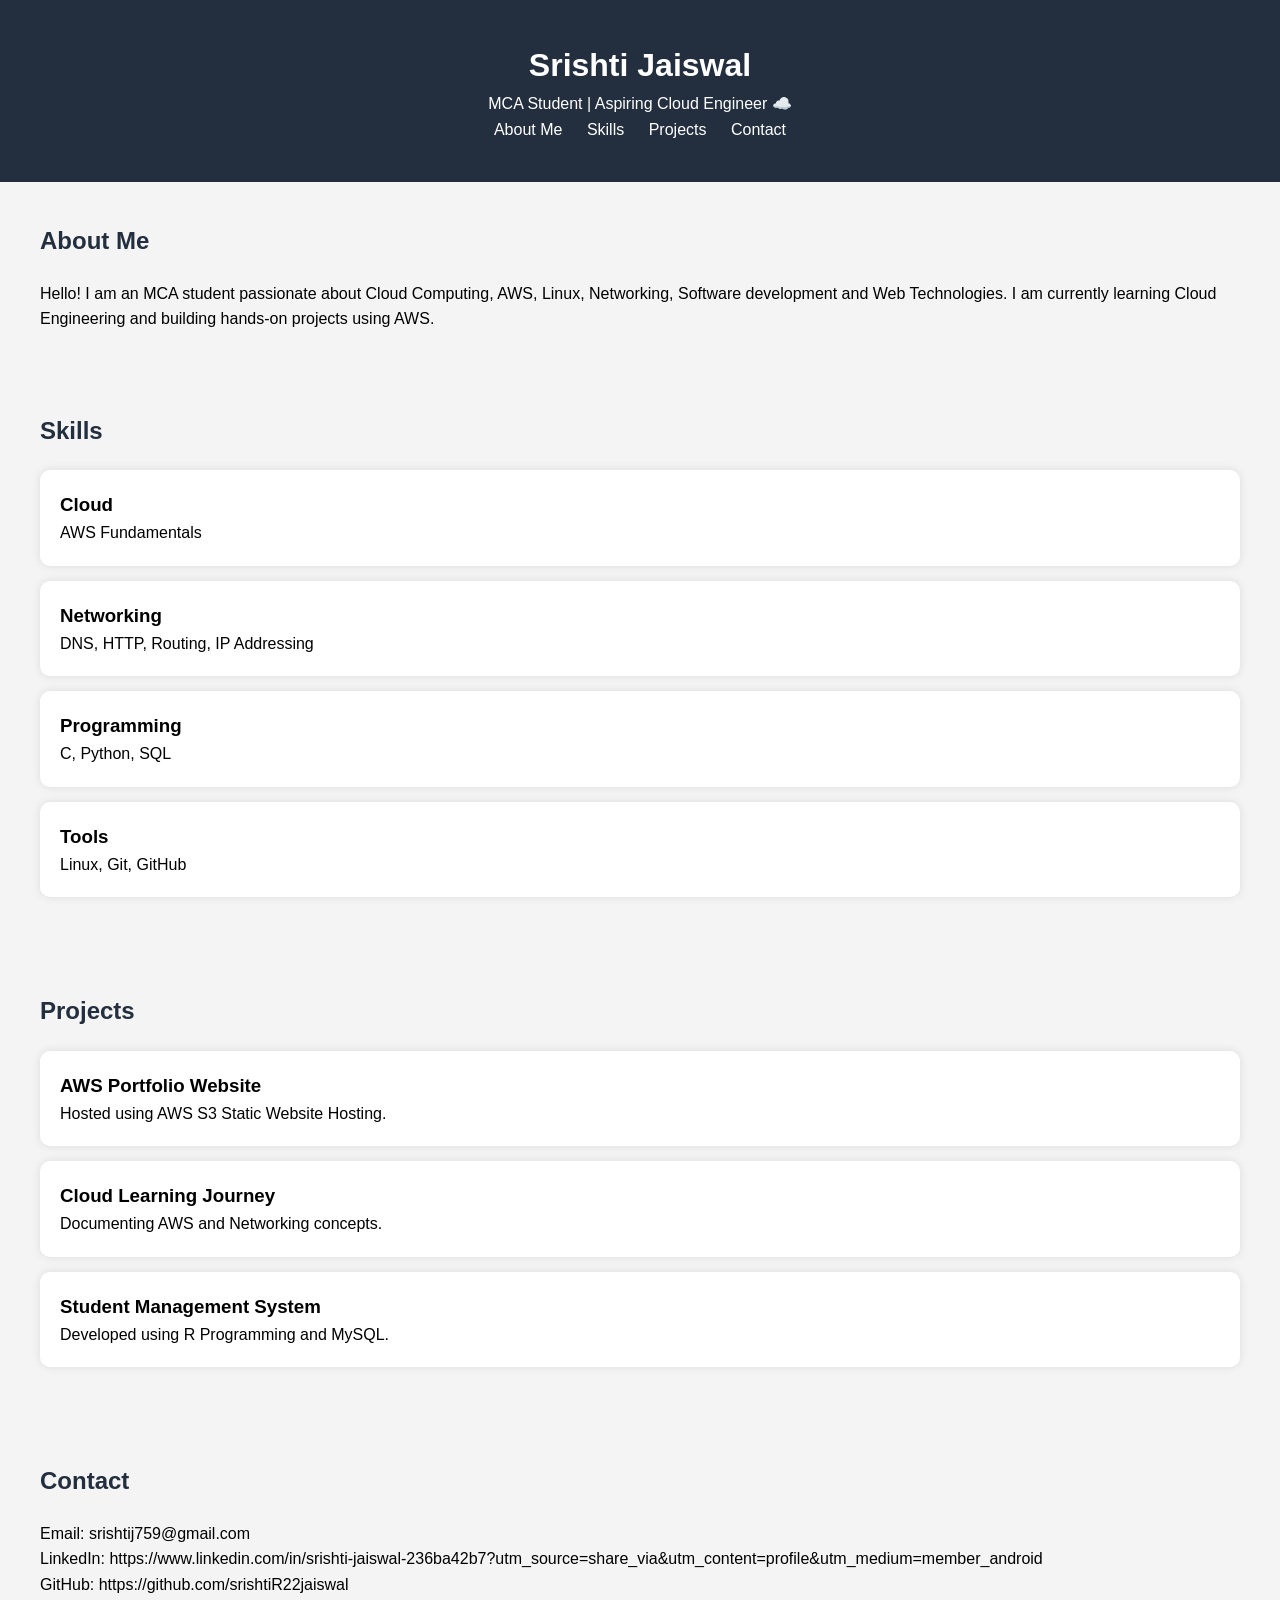
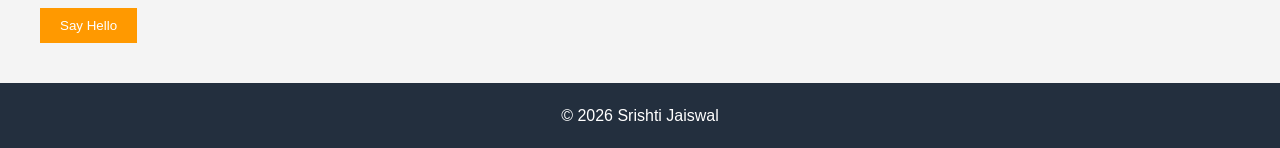
<file: index.html>
<!DOCTYPE html>
<html lang="en">
<head>
    <meta charset="UTF-8">
    <meta name="viewport" content="width=device-width, initial-scale=1.0">
    <title>Srishti Jaiswal | MCA Student</title>

    <link rel="stylesheet" href="style.css">
</head>
<body>

    <header>
        <h1>Srishti Jaiswal</h1>
        <p>MCA Student | Aspiring Cloud Engineer ☁️</p>

        <a href="#about">About Me</a>
        <a href="#skills">Skills</a>
        <a href="#projects">Projects</a>
        <a href="#contact">Contact</a>
    </header>

    <section id="about">
        <h2>About Me</h2>

        <p>
            Hello! I am an MCA student passionate about Cloud Computing,
            AWS, Linux, Networking, Software development and Web Technologies.
            I am currently learning Cloud Engineering and building
            hands-on projects using AWS.
        </p>
    </section>

    <section id="skills">
        <h2>Skills</h2>

        <div class="card">
            <h3>Cloud</h3>
            <p>AWS Fundamentals</p>
        </div>

        <div class="card">
            <h3>Networking</h3>
            <p>DNS, HTTP, Routing, IP Addressing</p>
        </div>

        <div class="card">
            <h3>Programming</h3>
            <p>C, Python, SQL</p>
        </div>

        <div class="card">
            <h3>Tools</h3>
            <p>Linux, Git, GitHub</p>
        </div>
    </section>

    <section id="projects">
        <h2>Projects</h2>

        <div class="card">
            <h3>AWS Portfolio Website</h3>
            <p>Hosted using AWS S3 Static Website Hosting.</p>
        </div>

        <div class="card">
            <h3>Cloud Learning Journey</h3>
            <p>Documenting AWS and Networking concepts.</p>
        </div>

        <div class="card">
            <h3>Student Management System</h3>
            <p>Developed using R Programming and MySQL.</p>
        </div>
    </section>

    <section id="contact">
        <h2>Contact</h2>

        <p>Email: srishtij759@gmail.com</p>
        <p>LinkedIn: https://www.linkedin.com/in/srishti-jaiswal-236ba42b7?utm_source=share_via&utm_content=profile&utm_medium=member_android</p>
        <p>GitHub: https://github.com/srishtiR22jaiswal</p>

        <button onclick="showMessage()">Say Hello</button>

        <p id="message"></p>
    </section>

    <footer>
        <p>© 2026 Srishti Jaiswal</p>
    </footer>

    <script src="script.js"></script>

</body>
</html>
</file>
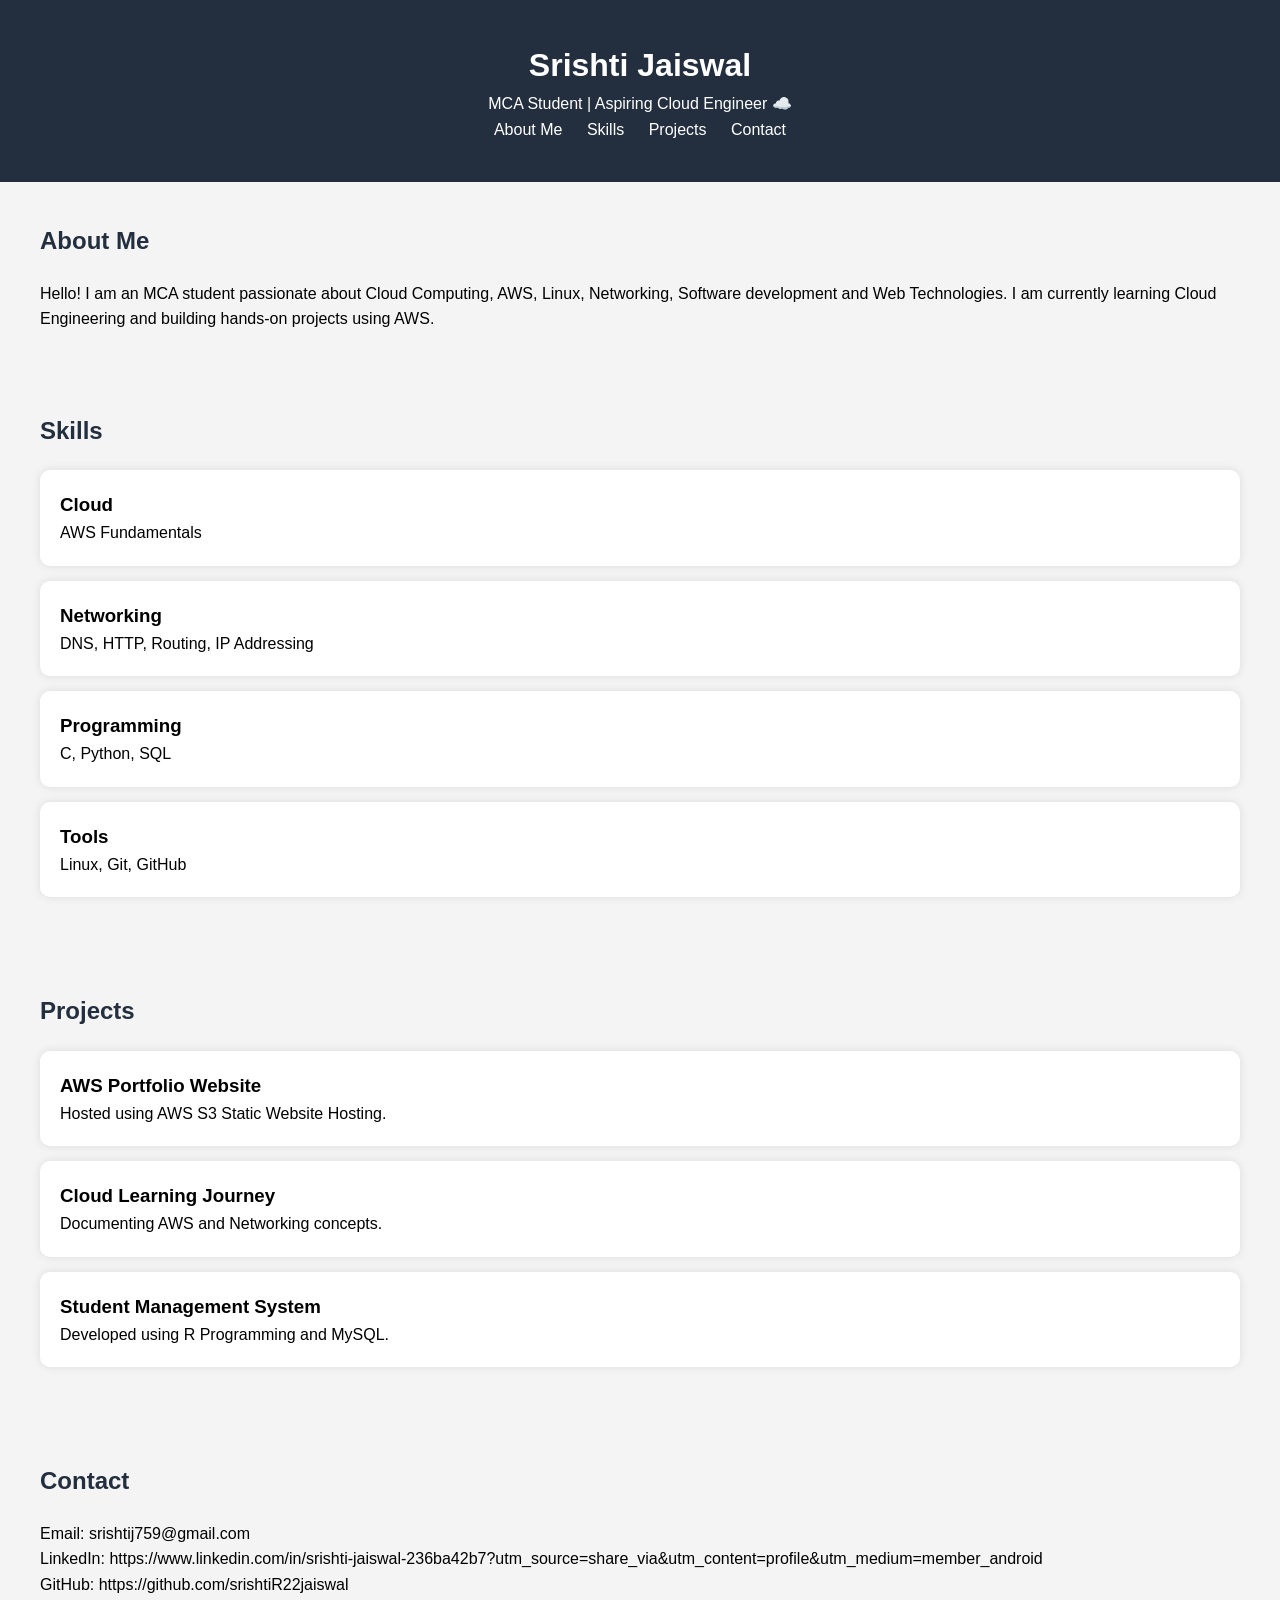
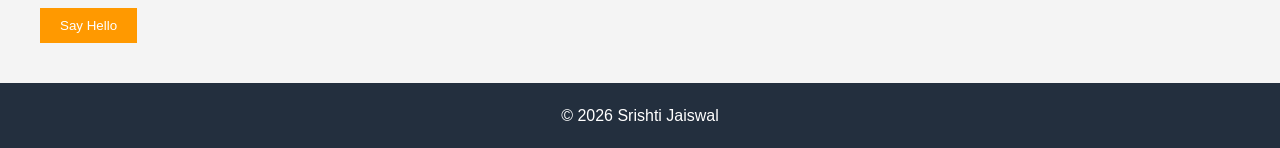
<file: indexx1.html>
<!DOCTYPE html>
<html lang="en">
<head>
    <meta charset="UTF-8">
    <meta name="viewport" content="width=device-width, initial-scale=1.0">
    <title>Srishti Jaiswal | MCA Student</title>

    <link rel="stylesheet" href="stylee.css">
</head>
<body>

    <header>
        <h1>Srishti Jaiswal</h1>
        <p>MCA Student | Aspiring Cloud Engineer ☁️</p>

        <a href="#about">About Me</a>
        <a href="#skills">Skills</a>
        <a href="#projects">Projects</a>
        <a href="#contact">Contact</a>
    </header>

    <section id="about">
        <h2>About Me</h2>

        <p>
            Hello! I am an MCA student passionate about Cloud Computing,
            AWS, Linux, Networking, Software development and Web Technologies.
            I am currently learning Cloud Engineering and building
            hands-on projects using AWS.
        </p>
    </section>

    <section id="skills">
        <h2>Skills</h2>

        <div class="card">
            <h3>Cloud</h3>
            <p>AWS Fundamentals</p>
        </div>

        <div class="card">
            <h3>Networking</h3>
            <p>DNS, HTTP, Routing, IP Addressing</p>
        </div>

        <div class="card">
            <h3>Programming</h3>
            <p>C, Python, SQL</p>
        </div>

        <div class="card">
            <h3>Tools</h3>
            <p>Linux, Git, GitHub</p>
        </div>
    </section>

    <section id="projects">
        <h2>Projects</h2>

        <div class="card">
            <h3>AWS Portfolio Website</h3>
            <p>Hosted using AWS S3 Static Website Hosting.</p>
        </div>

        <div class="card">
            <h3>Cloud Learning Journey</h3>
            <p>Documenting AWS and Networking concepts.</p>
        </div>

        <div class="card">
            <h3>Student Management System</h3>
            <p>Developed using R Programming and MySQL.</p>
        </div>
    </section>

    <section id="contact">
        <h2>Contact</h2>

        <p>Email: srishtij759@gmail.com</p>
        <p>LinkedIn: https://www.linkedin.com/in/srishti-jaiswal-236ba42b7?utm_source=share_via&utm_content=profile&utm_medium=member_android</p>
        <p>GitHub: https://github.com/srishtiR22jaiswal</p>

        <button onclick="showMessage()">Say Hello</button>

        <p id="message"></p>
    </section>

    <footer>
        <p>© 2026 Srishti Jaiswal</p>
    </footer>

    <script src="scriptt.js"></script>

</body>
</html>
</file>
<file: style.css>
*{
    margin:0;
    padding:0;
    box-sizing:border-box;
}

body{
    font-family:Arial, sans-serif;
    background:#f4f4f4;
    line-height:1.6;
}

header{
    background:#232f3e;
    color:white;
    text-align:center;
    padding:40px;
}

header a{
    color:white;
    text-decoration:none;
    margin:10px;
}

section{
    padding:40px;
}

h2{
    margin-bottom:20px;
    color:#232f3e;
}

.card{
    background:white;
    margin:15px 0;
    padding:20px;
    border-radius:10px;
    box-shadow:0 0 10px rgba(0,0,0,0.1);
}

button{
    background:#ff9900;
    color:white;
    border:none;
    padding:10px 20px;
    cursor:pointer;
    margin-top:10px;
}

button:hover{
    background:#e68a00;
}

footer{
    text-align:center;
    background:#232f3e;
    color:white;
    padding:20px;
}
</file>
<file: stylee.css>
*{
    margin:0;
    padding:0;
    box-sizing:border-box;
}

body{
    font-family:Arial, sans-serif;
    background:#f4f4f4;
    line-height:1.6;
}

header{
    background:#232f3e;
    color:white;
    text-align:center;
    padding:40px;
}

header a{
    color:white;
    text-decoration:none;
    margin:10px;
}

section{
    padding:40px;
}

h2{
    margin-bottom:20px;
    color:#232f3e;
}

.card{
    background:white;
    margin:15px 0;
    padding:20px;
    border-radius:10px;
    box-shadow:0 0 10px rgba(0,0,0,0.1);
}

button{
    background:#ff9900;
    color:white;
    border:none;
    padding:10px 20px;
    cursor:pointer;
    margin-top:10px;
}

button:hover{
    background:#e68a00;
}

footer{
    text-align:center;
    background:#232f3e;
    color:white;
    padding:20px;
}
</file>
